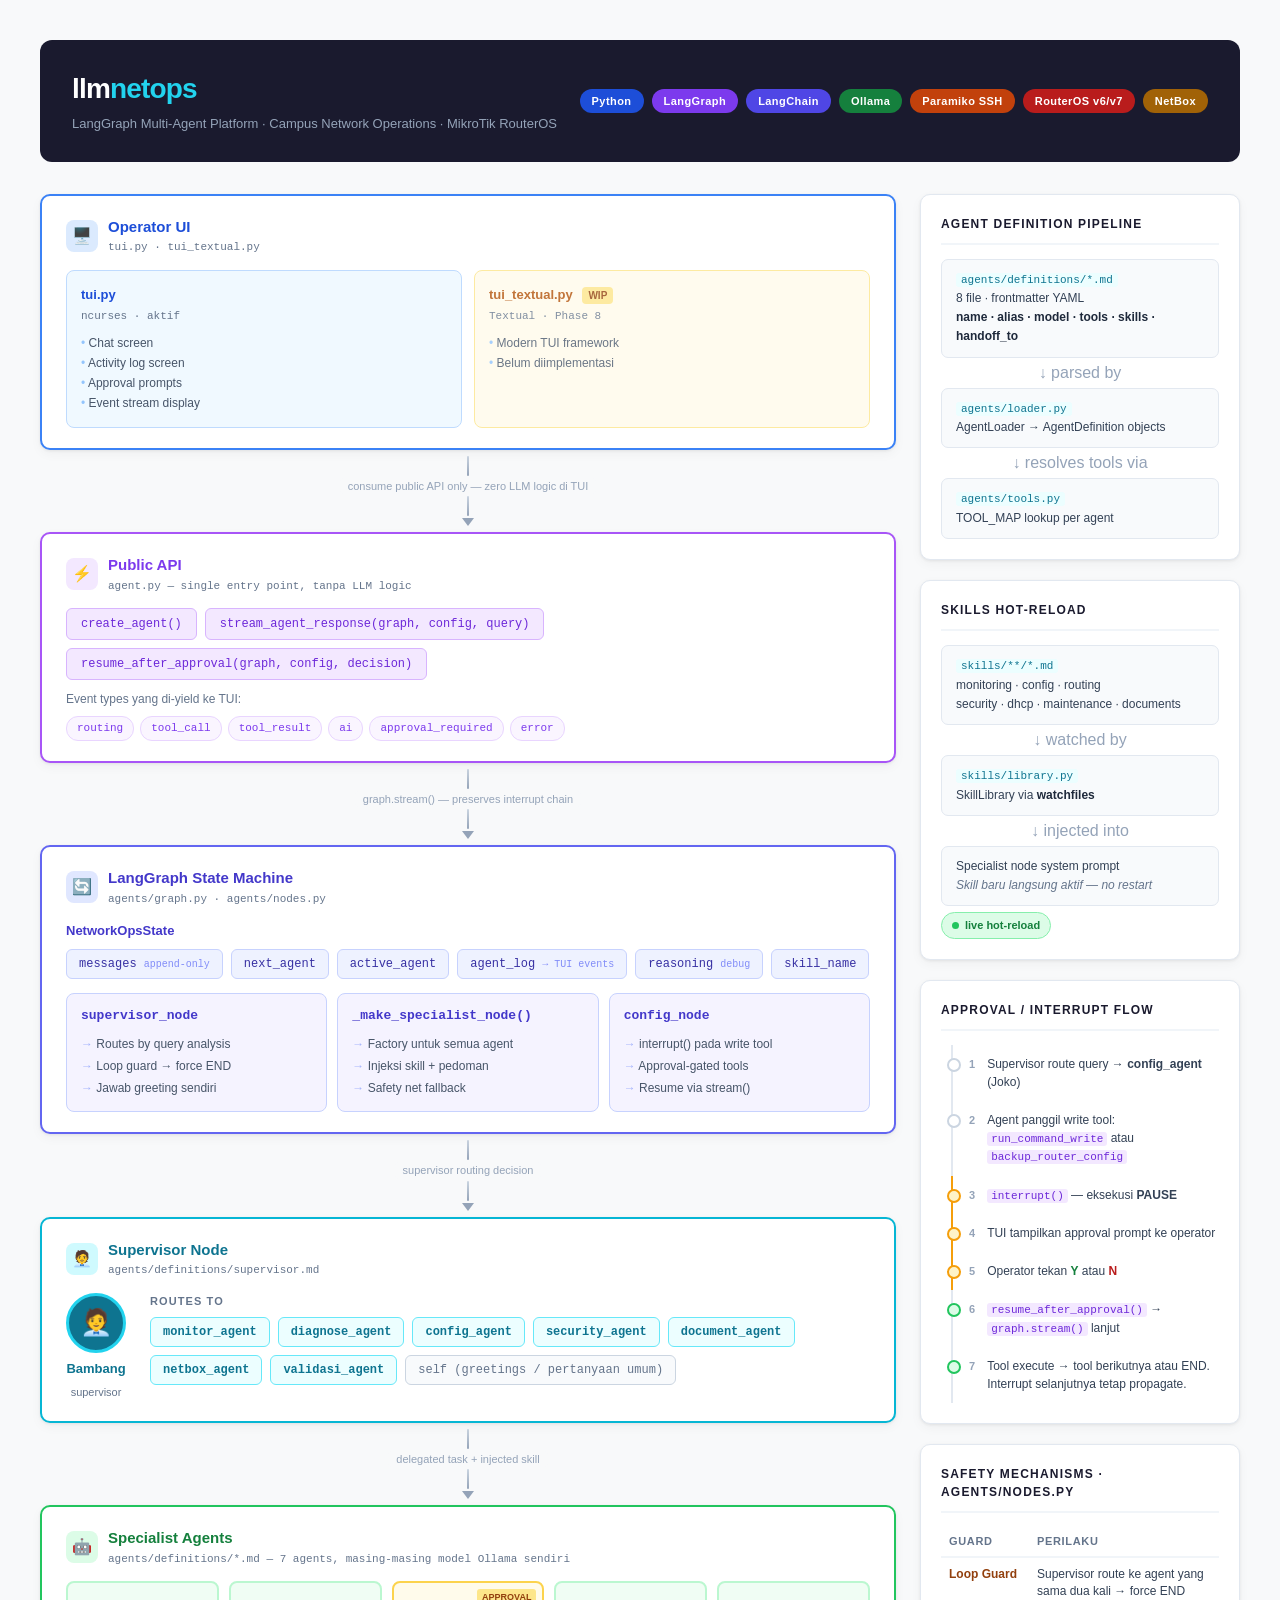
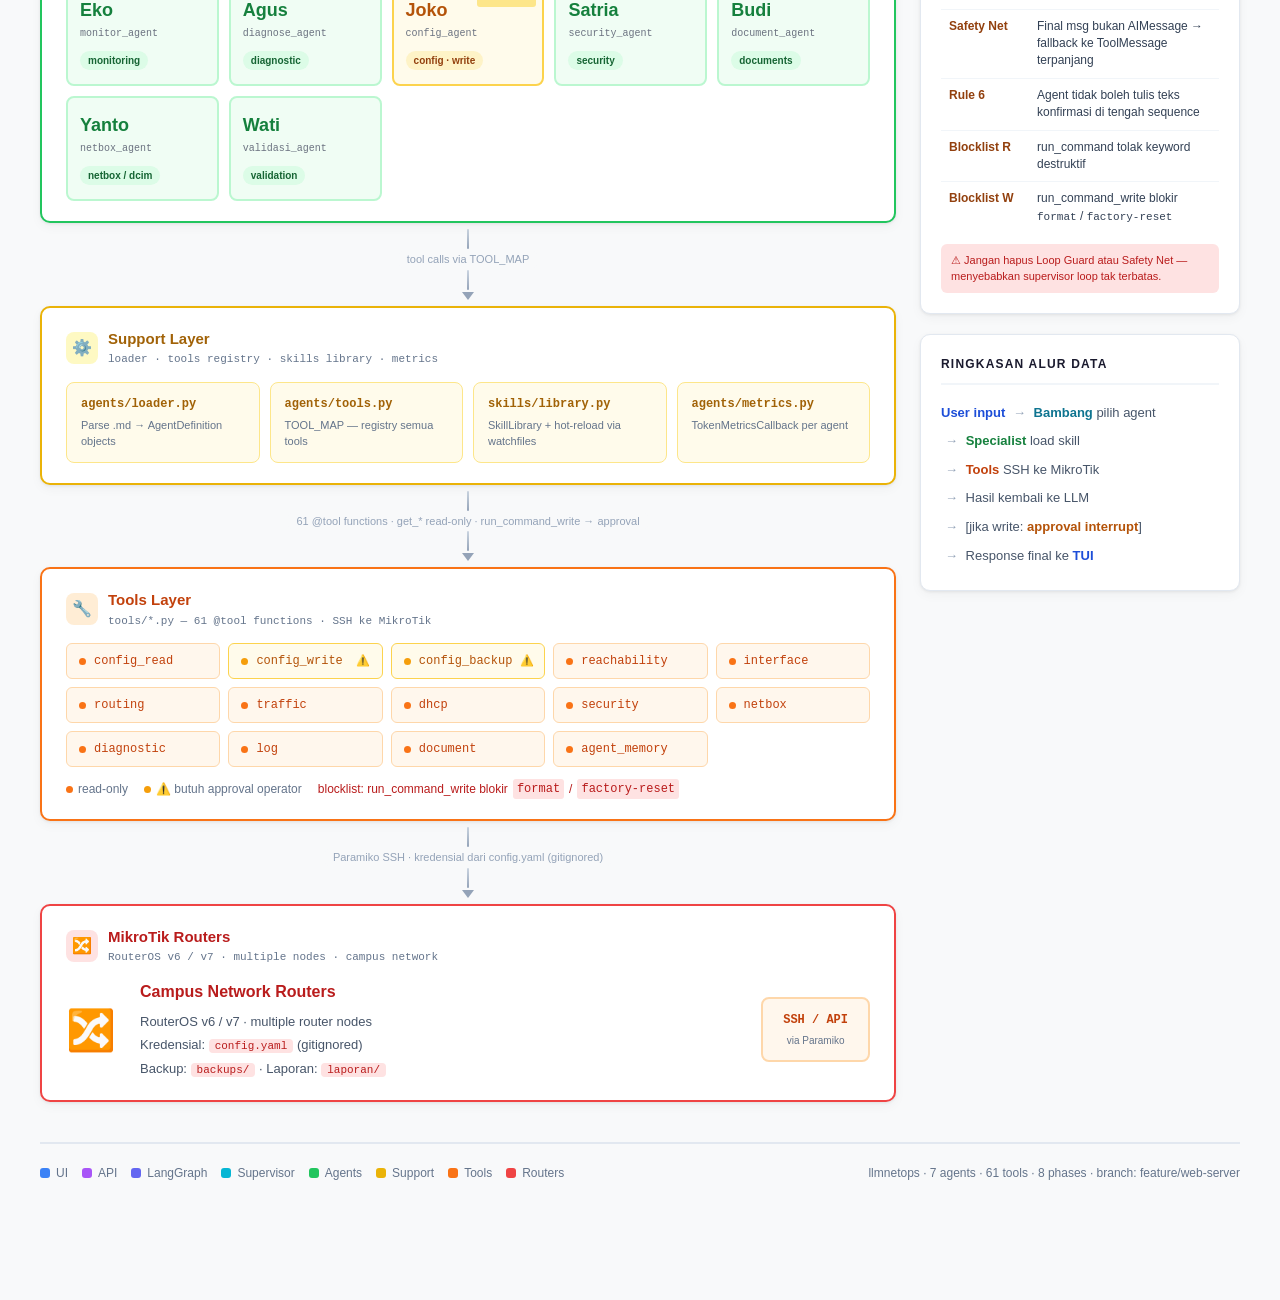
<file: docs/architecture.html>
<!DOCTYPE html>
<html lang="en">
<head>
<meta charset="UTF-8">
<meta name="viewport" content="width=device-width, initial-scale=1.0">
<title>llmnetops — System Architecture</title>
<style>
* { box-sizing: border-box; margin: 0; padding: 0; }

body {
  background: #f8f9fa;
  color: #1a1a2e;
  font-family: -apple-system, BlinkMacSystemFont, 'Segoe UI', sans-serif;
  font-size: 14px;
  line-height: 1.5;
  padding: 40px 32px 80px;
}

/* ── Page wrapper ── */
.page { max-width: 1200px; margin: 0 auto; }

/* ── Header ── */
header {
  background: #1a1a2e;
  color: #fff;
  border-radius: 12px;
  padding: 28px 32px;
  margin-bottom: 32px;
  display: flex;
  align-items: center;
  justify-content: space-between;
  flex-wrap: wrap;
  gap: 20px;
}
.header-left h1 {
  font-size: 28px;
  font-weight: 800;
  letter-spacing: -0.03em;
  margin-bottom: 4px;
}
.header-left h1 .accent { color: #22d3ee; }
.header-left p { font-size: 13px; color: #94a3b8; }
.badges { display: flex; flex-wrap: wrap; gap: 8px; }
.badge {
  font-size: 11px; font-weight: 600;
  padding: 4px 12px; border-radius: 20px;
  letter-spacing: 0.04em;
}
.b-py  { background: #1d4ed8; color: #fff; }
.b-lg  { background: #7c3aed; color: #fff; }
.b-lc  { background: #4f46e5; color: #fff; }
.b-ol  { background: #15803d; color: #fff; }
.b-ssh { background: #c2410c; color: #fff; }
.b-mt  { background: #b91c1c; color: #fff; }
.b-nb  { background: #a16207; color: #fff; }

/* ── Section title ── */
.section-title {
  font-size: 11px;
  font-weight: 700;
  letter-spacing: 0.12em;
  text-transform: uppercase;
  color: #64748b;
  margin-bottom: 16px;
}

/* ── Main 2-col layout ── */
.layout {
  display: grid;
  grid-template-columns: 1fr 320px;
  gap: 24px;
  align-items: start;
}
.col-main { display: flex; flex-direction: column; gap: 0; }
.col-side  { display: flex; flex-direction: column; gap: 20px; }

/* ── Generic card ── */
.card {
  background: #fff;
  border-radius: 10px;
  border: 2px solid transparent;
  padding: 20px 24px;
  box-shadow: 0 1px 3px rgba(0,0,0,0.07), 0 4px 12px rgba(0,0,0,0.04);
  position: relative;
}
.card-header {
  display: flex;
  align-items: center;
  gap: 10px;
  margin-bottom: 14px;
}
.card-icon {
  width: 32px; height: 32px; border-radius: 8px;
  display: flex; align-items: center; justify-content: center;
  font-size: 16px; flex-shrink: 0;
}
.card-title { font-size: 15px; font-weight: 700; }
.card-file   { font-size: 11px; color: #64748b; font-family: monospace; margin-top: 1px; }
.card-desc   { font-size: 13px; color: #475569; margin-bottom: 12px; }

/* Layer color themes */
.layer-ui     { border-color: #3b82f6; }
.layer-ui     .card-icon { background: #dbeafe; }
.layer-ui     .card-title { color: #1d4ed8; }

.layer-api    { border-color: #a855f7; }
.layer-api    .card-icon { background: #f3e8ff; }
.layer-api    .card-title { color: #7c3aed; }

.layer-graph  { border-color: #6366f1; }
.layer-graph  .card-icon { background: #e0e7ff; }
.layer-graph  .card-title { color: #4338ca; }

.layer-sup    { border-color: #06b6d4; }
.layer-sup    .card-icon { background: #cffafe; }
.layer-sup    .card-title { color: #0e7490; }

.layer-agent  { border-color: #22c55e; }
.layer-agent  .card-icon { background: #dcfce7; }
.layer-agent  .card-title { color: #15803d; }

.layer-support{ border-color: #eab308; }
.layer-support .card-icon { background: #fef9c3; }
.layer-support .card-title { color: #a16207; }

.layer-tools  { border-color: #f97316; }
.layer-tools  .card-icon { background: #ffedd5; }
.layer-tools  .card-title { color: #c2410c; }

.layer-router { border-color: #ef4444; }
.layer-router  .card-icon { background: #fee2e2; }
.layer-router  .card-title { color: #b91c1c; }

/* ── Arrow ── */
.arrow {
  display: flex;
  flex-direction: column;
  align-items: center;
  padding: 6px 0;
  gap: 2px;
  color: #94a3b8;
  font-size: 12px;
}
.arrow-line {
  width: 2px;
  height: 20px;
  background: linear-gradient(to bottom, #cbd5e1, #94a3b8);
  border-radius: 1px;
}
.arrow-tip {
  width: 0; height: 0;
  border-left: 6px solid transparent;
  border-right: 6px solid transparent;
  border-top: 8px solid #94a3b8;
}
.arrow-label {
  font-size: 11px;
  color: #94a3b8;
  background: #f8f9fa;
  padding: 0 8px;
  border-radius: 4px;
  white-space: nowrap;
}

/* ── UI sub-grid ── */
.ui-grid { display: grid; grid-template-columns: 1fr 1fr; gap: 12px; }
.ui-sub {
  border: 1.5px solid #bfdbfe;
  border-radius: 8px;
  padding: 14px;
  background: #f0f9ff;
}
.ui-sub.wip { border-color: #fde68a; background: #fffbeb; opacity: 0.8; }
.ui-sub-name { font-weight: 700; font-size: 13px; color: #1d4ed8; margin-bottom: 4px; }
.ui-sub.wip .ui-sub-name { color: #b45309; }
.ui-sub-file { font-size: 11px; font-family: monospace; color: #64748b; margin-bottom: 8px; }
.ui-sub ul { list-style: none; }
.ui-sub ul li { font-size: 12px; color: #475569; padding: 1px 0; }
.ui-sub ul li::before { content: '• '; color: #93c5fd; }
.wip-tag {
  display: inline-block;
  font-size: 10px; font-weight: 700;
  padding: 1px 6px; border-radius: 4px;
  background: #fde68a; color: #92400e;
  margin-left: 6px; vertical-align: middle;
}

/* ── API methods ── */
.api-methods { display: flex; flex-wrap: wrap; gap: 8px; margin-bottom: 10px; }
.api-fn {
  font-family: monospace;
  font-size: 12px;
  padding: 6px 14px;
  border-radius: 6px;
  background: #f3e8ff;
  border: 1.5px solid #d8b4fe;
  color: #6d28d9;
}
.event-types {
  display: flex; flex-wrap: wrap; gap: 6px;
  margin-top: 8px;
}
.event-pill {
  font-size: 11px; font-family: monospace;
  padding: 3px 10px; border-radius: 12px;
  background: #faf5ff; border: 1px solid #e9d5ff;
  color: #7c3aed;
}

/* ── State fields ── */
.state-row { display: flex; flex-wrap: wrap; gap: 8px; margin-top: 8px; }
.state-field {
  font-size: 12px; font-family: monospace;
  padding: 5px 12px; border-radius: 6px;
  background: #eef2ff; border: 1.5px solid #c7d2fe;
  color: #3730a3;
}
.state-field small { color: #818cf8; font-size: 10px; }

/* ── Nodes inside LangGraph ── */
.nodes-row { display: flex; gap: 10px; flex-wrap: wrap; margin-top: 14px; }
.node-box {
  flex: 1; min-width: 160px;
  border: 1.5px solid #c7d2fe;
  border-radius: 8px;
  padding: 12px 14px;
  background: #f5f3ff;
}
.node-box-name { font-weight: 700; font-size: 13px; color: #4338ca; margin-bottom: 8px; font-family: monospace; }
.node-box ul { list-style: none; }
.node-box ul li { font-size: 12px; color: #475569; padding: 2px 0; }
.node-box ul li::before { content: '→ '; color: #a5b4fc; }

/* ── Supervisor ── */
.sup-layout { display: flex; align-items: flex-start; gap: 24px; flex-wrap: wrap; }
.sup-avatar-block { display: flex; flex-direction: column; align-items: center; gap: 6px; }
.sup-avatar {
  width: 60px; height: 60px;
  border-radius: 50%;
  background: #0e7490;
  border: 3px solid #22d3ee;
  display: flex; align-items: center; justify-content: center;
  font-size: 26px;
}
.sup-name { font-weight: 700; font-size: 13px; color: #0e7490; }
.sup-role { font-size: 11px; color: #64748b; }
.sup-routes { flex: 1; }
.sup-routes-label { font-size: 11px; font-weight: 700; text-transform: uppercase; letter-spacing: 0.1em; color: #64748b; margin-bottom: 8px; }
.routes-wrap { display: flex; flex-wrap: wrap; gap: 8px; }
.route-chip {
  font-size: 12px; font-family: monospace;
  padding: 5px 12px; border-radius: 6px;
  background: #ecfeff; border: 1.5px solid #67e8f9;
  color: #0e7490; font-weight: 600;
}
.route-chip.self-route { background: #f8fafc; border-color: #cbd5e1; color: #64748b; font-weight: 400; }

/* ── Agent cards ── */
.agents-grid {
  display: grid;
  grid-template-columns: repeat(auto-fill, minmax(130px, 1fr));
  gap: 10px;
  margin-top: 14px;
}
.agent-card {
  border: 2px solid #bbf7d0;
  border-radius: 8px;
  padding: 14px 12px;
  background: #f0fdf4;
  position: relative;
  transition: box-shadow 0.15s;
}
.agent-card:hover { box-shadow: 0 4px 12px rgba(34,197,94,0.2); }
.agent-card.approval { border-color: #fcd34d; background: #fffbeb; }
.agent-card.approval:hover { box-shadow: 0 4px 12px rgba(245,158,11,0.2); }
.agent-alias { font-size: 18px; font-weight: 800; color: #15803d; margin-bottom: 2px; }
.agent-card.approval .agent-alias { color: #b45309; }
.agent-node { font-size: 10px; font-family: monospace; color: #6b7280; margin-bottom: 8px; }
.agent-domain {
  display: inline-block;
  font-size: 10px; font-weight: 600;
  padding: 2px 8px; border-radius: 10px;
  background: #dcfce7; color: #166534;
}
.agent-card.approval .agent-domain { background: #fef3c7; color: #92400e; }
.approval-tag {
  position: absolute; top: 6px; right: 6px;
  font-size: 9px; font-weight: 700;
  padding: 2px 5px; border-radius: 3px;
  background: #fde68a; color: #92400e;
}

/* ── Support layer ── */
.support-grid { display: grid; grid-template-columns: repeat(auto-fill, minmax(170px, 1fr)); gap: 10px; }
.support-item {
  border: 1.5px solid #fde68a;
  border-radius: 8px;
  padding: 12px 14px;
  background: #fffbeb;
}
.support-item-name { font-size: 12px; font-weight: 700; font-family: monospace; color: #a16207; margin-bottom: 4px; }
.support-item-desc { font-size: 11px; color: #64748b; }

/* ── Tools layer ── */
.tools-grid {
  display: grid;
  grid-template-columns: repeat(auto-fill, minmax(145px, 1fr));
  gap: 8px;
  margin-top: 14px;
}
.tool-pill {
  display: flex; align-items: center; gap: 8px;
  font-size: 12px; font-family: monospace;
  padding: 8px 12px; border-radius: 6px;
  background: #fff7ed; border: 1.5px solid #fed7aa;
  color: #c2410c;
}
.tool-pill.warn { border-color: #fcd34d; background: #fffbeb; color: #b45309; }
.tool-dot { width: 7px; height: 7px; border-radius: 50%; background: #f97316; flex-shrink: 0; }
.tool-pill.warn .tool-dot { background: #f59e0b; }
.tool-pill .warn-icon { font-size: 11px; margin-left: auto; }
.tools-legend { display: flex; gap: 16px; margin-top: 12px; font-size: 12px; color: #64748b; }
.tools-legend span { display: flex; align-items: center; gap: 5px; }

/* ── Router layer ── */
.router-layout { display: flex; align-items: center; gap: 24px; flex-wrap: wrap; }
.router-icon-big { font-size: 40px; }
.router-info-block { flex: 1; }
.router-name { font-size: 16px; font-weight: 700; color: #b91c1c; margin-bottom: 6px; }
.router-detail { font-size: 13px; color: #475569; line-height: 1.8; }
.router-detail code {
  font-family: monospace; font-size: 11px;
  background: #fee2e2; color: #b91c1c;
  padding: 1px 6px; border-radius: 4px;
}
.ssh-badge {
  display: flex; flex-direction: column; align-items: center; gap: 4px;
  padding: 12px 20px;
  background: #fff7ed; border: 2px solid #fed7aa;
  border-radius: 8px;
  font-size: 12px; color: #c2410c; font-weight: 700;
  font-family: monospace;
}
.ssh-badge small { font-size: 10px; color: #64748b; font-family: sans-serif; font-weight: 400; }

/* ── SIDE PANELS ── */
.side-card {
  background: #fff;
  border-radius: 10px;
  padding: 20px;
  box-shadow: 0 1px 3px rgba(0,0,0,0.07), 0 4px 12px rgba(0,0,0,0.04);
  border: 1.5px solid #e2e8f0;
}
.side-title {
  font-size: 12px; font-weight: 700;
  text-transform: uppercase; letter-spacing: 0.1em;
  color: #1a1a2e;
  margin-bottom: 14px;
  padding-bottom: 10px;
  border-bottom: 2px solid #f1f5f9;
}

/* Definition flow */
.def-step {
  padding: 10px 14px;
  border-radius: 7px;
  background: #f8fafc;
  border: 1.5px solid #e2e8f0;
  font-size: 12px;
  color: #334155;
  line-height: 1.6;
}
.def-step code { font-family: monospace; font-size: 11px; color: #0e7490; background: #ecfeff; padding: 1px 5px; border-radius: 3px; }
.def-step strong { color: #1e293b; }
.def-arrow-small {
  display: flex; align-items: center; justify-content: center;
  font-size: 16px; color: #94a3b8; padding: 3px 0;
}

/* Hotreload */
.hotreload-pill {
  display: inline-flex; align-items: center; gap: 6px;
  margin-top: 6px;
  font-size: 11px; font-weight: 600;
  padding: 4px 10px; border-radius: 20px;
  background: #dcfce7; color: #15803d;
  border: 1.5px solid #86efac;
}
.pulse-dot {
  width: 7px; height: 7px; border-radius: 50%;
  background: #22c55e;
  animation: glow 1.4s ease-in-out infinite;
}
@keyframes glow {
  0%, 100% { opacity: 1; box-shadow: 0 0 5px #22c55e; }
  50% { opacity: 0.3; box-shadow: none; }
}

/* Approval flow */
.flow-steps { display: flex; flex-direction: column; }
.flow-step {
  display: flex; gap: 12px;
  padding: 10px 0;
  border-left: 2px solid #e2e8f0;
  padding-left: 16px;
  margin-left: 10px;
  position: relative;
  font-size: 12px;
  color: #334155;
  line-height: 1.5;
}
.flow-step::before {
  content: '';
  position: absolute;
  left: -6px; top: 13px;
  width: 10px; height: 10px;
  border-radius: 50%;
  background: #fff;
  border: 2px solid #cbd5e1;
}
.flow-step.hl { border-left-color: #f59e0b; }
.flow-step.hl::before { border-color: #f59e0b; background: #fef3c7; }
.flow-step.ok::before { border-color: #22c55e; background: #dcfce7; }
.flow-step code { font-family: monospace; font-size: 11px; color: #6d28d9; background: #f3e8ff; padding: 1px 4px; border-radius: 3px; }
.step-num { font-weight: 700; color: #94a3b8; font-size: 11px; flex-shrink: 0; padding-top: 1px; }
.yn-y { color: #15803d; font-weight: 700; }
.yn-n { color: #b91c1c; font-weight: 700; }

/* Safety table */
.safety-tbl { width: 100%; border-collapse: collapse; }
.safety-tbl th {
  font-size: 11px; font-weight: 700; text-align: left;
  color: #64748b; padding: 6px 8px;
  border-bottom: 2px solid #f1f5f9;
  text-transform: uppercase; letter-spacing: 0.06em;
}
.safety-tbl td {
  font-size: 12px; color: #334155;
  padding: 8px 8px;
  border-bottom: 1px solid #f1f5f9;
  vertical-align: top;
  line-height: 1.45;
}
.safety-tbl tr:last-child td { border-bottom: none; }
.safety-tbl td:first-child { font-weight: 700; color: #92400e; white-space: nowrap; padding-right: 12px; }
.safety-tbl tr:hover td { background: #f8fafc; }
.safety-warn {
  margin-top: 10px;
  font-size: 11px; color: #b91c1c;
  background: #fee2e2; border-radius: 6px;
  padding: 8px 10px; line-height: 1.5;
}

/* Data flow summary */
.flow-summary { font-size: 13px; line-height: 2.2; color: #475569; }
.flow-summary .hl-ui    { color: #1d4ed8; font-weight: 700; }
.flow-summary .hl-sup   { color: #0e7490; font-weight: 700; }
.flow-summary .hl-agent { color: #15803d; font-weight: 700; }
.flow-summary .hl-tools { color: #c2410c; font-weight: 700; }
.flow-summary .hl-warn  { color: #b45309; font-weight: 700; }
.flow-arrow { color: #94a3b8; margin: 0 4px; }

/* ── Footer ── */
footer {
  margin-top: 40px;
  padding-top: 20px;
  border-top: 2px solid #e2e8f0;
  display: flex;
  align-items: center;
  justify-content: space-between;
  flex-wrap: wrap;
  gap: 12px;
  font-size: 12px;
  color: #64748b;
}
.legend { display: flex; flex-wrap: wrap; gap: 14px; }
.legend-item { display: flex; align-items: center; gap: 6px; }
.leg-dot { width: 10px; height: 10px; border-radius: 3px; }
</style>
</head>
<body>
<div class="page">

<!-- HEADER -->
<header>
  <div class="header-left">
    <h1>llm<span class="accent">netops</span></h1>
    <p>LangGraph Multi-Agent Platform · Campus Network Operations · MikroTik RouterOS</p>
  </div>
  <div class="badges">
    <span class="badge b-py">Python</span>
    <span class="badge b-lg">LangGraph</span>
    <span class="badge b-lc">LangChain</span>
    <span class="badge b-ol">Ollama</span>
    <span class="badge b-ssh">Paramiko SSH</span>
    <span class="badge b-mt">RouterOS v6/v7</span>
    <span class="badge b-nb">NetBox</span>
  </div>
</header>

<!-- 2-COLUMN LAYOUT -->
<div class="layout">

  <!-- LEFT: MAIN FLOW -->
  <div class="col-main">

    <!-- 1. UI LAYER -->
    <div class="card layer-ui">
      <div class="card-header">
        <div class="card-icon">🖥️</div>
        <div>
          <div class="card-title">Operator UI</div>
          <div class="card-file">tui.py · tui_textual.py</div>
        </div>
      </div>
      <div class="ui-grid">
        <div class="ui-sub">
          <div class="ui-sub-name">tui.py</div>
          <div class="ui-sub-file">ncurses · aktif</div>
          <ul>
            <li>Chat screen</li>
            <li>Activity log screen</li>
            <li>Approval prompts</li>
            <li>Event stream display</li>
          </ul>
        </div>
        <div class="ui-sub wip">
          <div class="ui-sub-name">tui_textual.py <span class="wip-tag">WIP</span></div>
          <div class="ui-sub-file">Textual · Phase 8</div>
          <ul>
            <li>Modern TUI framework</li>
            <li>Belum diimplementasi</li>
          </ul>
        </div>
      </div>
    </div>

    <div class="arrow">
      <div class="arrow-line"></div>
      <div class="arrow-label">consume public API only — zero LLM logic di TUI</div>
      <div class="arrow-line"></div>
      <div class="arrow-tip"></div>
    </div>

    <!-- 2. PUBLIC API -->
    <div class="card layer-api">
      <div class="card-header">
        <div class="card-icon">⚡</div>
        <div>
          <div class="card-title">Public API</div>
          <div class="card-file">agent.py — single entry point, tanpa LLM logic</div>
        </div>
      </div>
      <div class="api-methods">
        <div class="api-fn">create_agent()</div>
        <div class="api-fn">stream_agent_response(graph, config, query)</div>
        <div class="api-fn">resume_after_approval(graph, config, decision)</div>
      </div>
      <div style="font-size:12px;color:#64748b;margin-bottom:6px;">Event types yang di-yield ke TUI:</div>
      <div class="event-types">
        <span class="event-pill">routing</span>
        <span class="event-pill">tool_call</span>
        <span class="event-pill">tool_result</span>
        <span class="event-pill">ai</span>
        <span class="event-pill">approval_required</span>
        <span class="event-pill">error</span>
      </div>
    </div>

    <div class="arrow">
      <div class="arrow-line"></div>
      <div class="arrow-label">graph.stream() — preserves interrupt chain</div>
      <div class="arrow-line"></div>
      <div class="arrow-tip"></div>
    </div>

    <!-- 3. LANGGRAPH STATE MACHINE -->
    <div class="card layer-graph">
      <div class="card-header">
        <div class="card-icon">🔄</div>
        <div>
          <div class="card-title">LangGraph State Machine</div>
          <div class="card-file">agents/graph.py · agents/nodes.py</div>
        </div>
      </div>
      <div style="font-size:13px;color:#4338ca;font-weight:600;margin-bottom:6px;">NetworkOpsState</div>
      <div class="state-row">
        <div class="state-field">messages <small>append-only</small></div>
        <div class="state-field">next_agent</div>
        <div class="state-field">active_agent</div>
        <div class="state-field">agent_log <small>→ TUI events</small></div>
        <div class="state-field">reasoning <small>debug</small></div>
        <div class="state-field">skill_name</div>
      </div>
      <div class="nodes-row">
        <div class="node-box">
          <div class="node-box-name">supervisor_node</div>
          <ul>
            <li>Routes by query analysis</li>
            <li>Loop guard → force END</li>
            <li>Jawab greeting sendiri</li>
          </ul>
        </div>
        <div class="node-box">
          <div class="node-box-name">_make_specialist_node()</div>
          <ul>
            <li>Factory untuk semua agent</li>
            <li>Injeksi skill + pedoman</li>
            <li>Safety net fallback</li>
          </ul>
        </div>
        <div class="node-box">
          <div class="node-box-name">config_node</div>
          <ul>
            <li>interrupt() pada write tool</li>
            <li>Approval-gated tools</li>
            <li>Resume via stream()</li>
          </ul>
        </div>
      </div>
    </div>

    <div class="arrow">
      <div class="arrow-line"></div>
      <div class="arrow-label">supervisor routing decision</div>
      <div class="arrow-line"></div>
      <div class="arrow-tip"></div>
    </div>

    <!-- 4. SUPERVISOR -->
    <div class="card layer-sup">
      <div class="card-header">
        <div class="card-icon">🧑‍💼</div>
        <div>
          <div class="card-title">Supervisor Node</div>
          <div class="card-file">agents/definitions/supervisor.md</div>
        </div>
      </div>
      <div class="sup-layout">
        <div class="sup-avatar-block">
          <div class="sup-avatar">🧑‍💼</div>
          <div class="sup-name">Bambang</div>
          <div class="sup-role">supervisor</div>
        </div>
        <div class="sup-routes">
          <div class="sup-routes-label">Routes to</div>
          <div class="routes-wrap">
            <span class="route-chip">monitor_agent</span>
            <span class="route-chip">diagnose_agent</span>
            <span class="route-chip">config_agent</span>
            <span class="route-chip">security_agent</span>
            <span class="route-chip">document_agent</span>
            <span class="route-chip">netbox_agent</span>
            <span class="route-chip">validasi_agent</span>
            <span class="route-chip self-route">self (greetings / pertanyaan umum)</span>
          </div>
        </div>
      </div>
    </div>

    <div class="arrow">
      <div class="arrow-line"></div>
      <div class="arrow-label">delegated task + injected skill</div>
      <div class="arrow-line"></div>
      <div class="arrow-tip"></div>
    </div>

    <!-- 5. SPECIALIST AGENTS -->
    <div class="card layer-agent">
      <div class="card-header">
        <div class="card-icon">🤖</div>
        <div>
          <div class="card-title">Specialist Agents</div>
          <div class="card-file">agents/definitions/*.md — 7 agents, masing-masing model Ollama sendiri</div>
        </div>
      </div>
      <div class="agents-grid">
        <div class="agent-card">
          <div class="agent-alias">Eko</div>
          <div class="agent-node">monitor_agent</div>
          <span class="agent-domain">monitoring</span>
        </div>
        <div class="agent-card">
          <div class="agent-alias">Agus</div>
          <div class="agent-node">diagnose_agent</div>
          <span class="agent-domain">diagnostic</span>
        </div>
        <div class="agent-card approval">
          <div class="approval-tag">APPROVAL</div>
          <div class="agent-alias">Joko</div>
          <div class="agent-node">config_agent</div>
          <span class="agent-domain">config · write</span>
        </div>
        <div class="agent-card">
          <div class="agent-alias">Satria</div>
          <div class="agent-node">security_agent</div>
          <span class="agent-domain">security</span>
        </div>
        <div class="agent-card">
          <div class="agent-alias">Budi</div>
          <div class="agent-node">document_agent</div>
          <span class="agent-domain">documents</span>
        </div>
        <div class="agent-card">
          <div class="agent-alias">Yanto</div>
          <div class="agent-node">netbox_agent</div>
          <span class="agent-domain">netbox / dcim</span>
        </div>
        <div class="agent-card">
          <div class="agent-alias">Wati</div>
          <div class="agent-node">validasi_agent</div>
          <span class="agent-domain">validation</span>
        </div>
      </div>
    </div>

    <div class="arrow">
      <div class="arrow-line"></div>
      <div class="arrow-label">tool calls via TOOL_MAP</div>
      <div class="arrow-line"></div>
      <div class="arrow-tip"></div>
    </div>

    <!-- 6. SUPPORT LAYER -->
    <div class="card layer-support">
      <div class="card-header">
        <div class="card-icon">⚙️</div>
        <div>
          <div class="card-title">Support Layer</div>
          <div class="card-file">loader · tools registry · skills library · metrics</div>
        </div>
      </div>
      <div class="support-grid">
        <div class="support-item">
          <div class="support-item-name">agents/loader.py</div>
          <div class="support-item-desc">Parse .md → AgentDefinition objects</div>
        </div>
        <div class="support-item">
          <div class="support-item-name">agents/tools.py</div>
          <div class="support-item-desc">TOOL_MAP — registry semua tools</div>
        </div>
        <div class="support-item">
          <div class="support-item-name">skills/library.py</div>
          <div class="support-item-desc">SkillLibrary + hot-reload via watchfiles</div>
        </div>
        <div class="support-item">
          <div class="support-item-name">agents/metrics.py</div>
          <div class="support-item-desc">TokenMetricsCallback per agent</div>
        </div>
      </div>
    </div>

    <div class="arrow">
      <div class="arrow-line"></div>
      <div class="arrow-label">61 @tool functions · get_* read-only · run_command_write → approval</div>
      <div class="arrow-line"></div>
      <div class="arrow-tip"></div>
    </div>

    <!-- 7. TOOLS LAYER -->
    <div class="card layer-tools">
      <div class="card-header">
        <div class="card-icon">🔧</div>
        <div>
          <div class="card-title">Tools Layer</div>
          <div class="card-file">tools/*.py — 61 @tool functions · SSH ke MikroTik</div>
        </div>
      </div>
      <div class="tools-grid">
        <div class="tool-pill"><span class="tool-dot"></span>config_read</div>
        <div class="tool-pill warn"><span class="tool-dot"></span>config_write <span class="warn-icon">⚠️</span></div>
        <div class="tool-pill warn"><span class="tool-dot"></span>config_backup <span class="warn-icon">⚠️</span></div>
        <div class="tool-pill"><span class="tool-dot"></span>reachability</div>
        <div class="tool-pill"><span class="tool-dot"></span>interface</div>
        <div class="tool-pill"><span class="tool-dot"></span>routing</div>
        <div class="tool-pill"><span class="tool-dot"></span>traffic</div>
        <div class="tool-pill"><span class="tool-dot"></span>dhcp</div>
        <div class="tool-pill"><span class="tool-dot"></span>security</div>
        <div class="tool-pill"><span class="tool-dot"></span>netbox</div>
        <div class="tool-pill"><span class="tool-dot"></span>diagnostic</div>
        <div class="tool-pill"><span class="tool-dot"></span>log</div>
        <div class="tool-pill"><span class="tool-dot"></span>document</div>
        <div class="tool-pill"><span class="tool-dot"></span>agent_memory</div>
      </div>
      <div class="tools-legend">
        <span><span class="tool-dot" style="display:inline-block;width:7px;height:7px;border-radius:50%;background:#f97316;"></span> read-only</span>
        <span><span class="tool-dot" style="display:inline-block;width:7px;height:7px;border-radius:50%;background:#f59e0b;"></span> ⚠️ butuh approval operator</span>
        <span style="color:#b91c1c;">blocklist: run_command_write blokir <code style="font-family:monospace;background:#fee2e2;padding:1px 4px;border-radius:3px;">format</code> / <code style="font-family:monospace;background:#fee2e2;padding:1px 4px;border-radius:3px;">factory-reset</code></span>
      </div>
    </div>

    <div class="arrow">
      <div class="arrow-line"></div>
      <div class="arrow-label">Paramiko SSH · kredensial dari config.yaml (gitignored)</div>
      <div class="arrow-line"></div>
      <div class="arrow-tip"></div>
    </div>

    <!-- 8. ROUTERS -->
    <div class="card layer-router">
      <div class="card-header">
        <div class="card-icon">🔀</div>
        <div>
          <div class="card-title">MikroTik Routers</div>
          <div class="card-file">RouterOS v6 / v7 · multiple nodes · campus network</div>
        </div>
      </div>
      <div class="router-layout">
        <div class="router-icon-big">🔀</div>
        <div class="router-info-block">
          <div class="router-name">Campus Network Routers</div>
          <div class="router-detail">
            RouterOS v6 / v7 · multiple router nodes<br>
            Kredensial: <code>config.yaml</code> (gitignored)<br>
            Backup: <code>backups/</code> · Laporan: <code>laporan/</code>
          </div>
        </div>
        <div class="ssh-badge">
          SSH / API
          <small>via Paramiko</small>
        </div>
      </div>
    </div>

  </div><!-- /col-main -->

  <!-- RIGHT: SIDE PANELS -->
  <div class="col-side">

    <!-- Agent Definition Pipeline -->
    <div class="side-card">
      <div class="side-title">Agent Definition Pipeline</div>
      <div class="def-step">
        <code>agents/definitions/*.md</code><br>
        8 file · frontmatter YAML<br>
        <strong>name · alias · model · tools · skills · handoff_to</strong>
      </div>
      <div class="def-arrow-small">↓ parsed by</div>
      <div class="def-step">
        <code>agents/loader.py</code><br>
        AgentLoader → AgentDefinition objects
      </div>
      <div class="def-arrow-small">↓ resolves tools via</div>
      <div class="def-step">
        <code>agents/tools.py</code><br>
        TOOL_MAP lookup per agent
      </div>
    </div>

    <!-- Skills Hot-Reload -->
    <div class="side-card">
      <div class="side-title">Skills Hot-Reload</div>
      <div class="def-step">
        <code>skills/**/*.md</code><br>
        monitoring · config · routing<br>
        security · dhcp · maintenance · documents
      </div>
      <div class="def-arrow-small">↓ watched by</div>
      <div class="def-step">
        <code>skills/library.py</code><br>
        SkillLibrary via <strong>watchfiles</strong>
      </div>
      <div class="def-arrow-small">↓ injected into</div>
      <div class="def-step">
        Specialist node system prompt<br>
        <em style="color:#64748b;">Skill baru langsung aktif — no restart</em>
      </div>
      <div>
        <div class="hotreload-pill">
          <div class="pulse-dot"></div>
          live hot-reload
        </div>
      </div>
    </div>

    <!-- Approval / Interrupt Flow -->
    <div class="side-card">
      <div class="side-title">Approval / Interrupt Flow</div>
      <div class="flow-steps">
        <div class="flow-step">
          <span class="step-num">1</span>
          <span>Supervisor route query → <strong>config_agent</strong> (Joko)</span>
        </div>
        <div class="flow-step">
          <span class="step-num">2</span>
          <span>Agent panggil write tool: <code>run_command_write</code> atau <code>backup_router_config</code></span>
        </div>
        <div class="flow-step hl">
          <span class="step-num">3</span>
          <span><code>interrupt()</code> — eksekusi <strong>PAUSE</strong></span>
        </div>
        <div class="flow-step hl">
          <span class="step-num">4</span>
          <span>TUI tampilkan approval prompt ke operator</span>
        </div>
        <div class="flow-step hl">
          <span class="step-num">5</span>
          <span>Operator tekan <span class="yn-y">Y</span> atau <span class="yn-n">N</span></span>
        </div>
        <div class="flow-step ok">
          <span class="step-num">6</span>
          <span><code>resume_after_approval()</code> → <code>graph.stream()</code> lanjut</span>
        </div>
        <div class="flow-step ok">
          <span class="step-num">7</span>
          <span>Tool execute → tool berikutnya atau END. Interrupt selanjutnya tetap propagate.</span>
        </div>
      </div>
    </div>

    <!-- Safety Mechanisms -->
    <div class="side-card">
      <div class="side-title">Safety Mechanisms · agents/nodes.py</div>
      <table class="safety-tbl">
        <thead>
          <tr><th>Guard</th><th>Perilaku</th></tr>
        </thead>
        <tbody>
          <tr>
            <td>Loop Guard</td>
            <td>Supervisor route ke agent yang sama dua kali → force END</td>
          </tr>
          <tr>
            <td>Safety Net</td>
            <td>Final msg bukan AIMessage → fallback ke ToolMessage terpanjang</td>
          </tr>
          <tr>
            <td>Rule 6</td>
            <td>Agent tidak boleh tulis teks konfirmasi di tengah sequence</td>
          </tr>
          <tr>
            <td>Blocklist R</td>
            <td>run_command tolak keyword destruktif</td>
          </tr>
          <tr>
            <td>Blocklist W</td>
            <td>run_command_write blokir <code style="font-family:monospace;font-size:11px;">format</code> / <code style="font-family:monospace;font-size:11px;">factory-reset</code></td>
          </tr>
        </tbody>
      </table>
      <div class="safety-warn">
        ⚠ Jangan hapus Loop Guard atau Safety Net — menyebabkan supervisor loop tak terbatas.
      </div>
    </div>

    <!-- Data Flow Summary -->
    <div class="side-card">
      <div class="side-title">Ringkasan Alur Data</div>
      <div class="flow-summary">
        <span class="hl-ui">User input</span>
        <span class="flow-arrow">→</span>
        <span class="hl-sup">Bambang</span> pilih agent<br>
        <span class="flow-arrow">→</span>
        <span class="hl-agent">Specialist</span> load skill<br>
        <span class="flow-arrow">→</span>
        <span class="hl-tools">Tools</span> SSH ke MikroTik<br>
        <span class="flow-arrow">→</span>
        Hasil kembali ke LLM<br>
        <span class="flow-arrow">→</span>
        [jika write: <span class="hl-warn">approval interrupt</span>]<br>
        <span class="flow-arrow">→</span>
        Response final ke <span class="hl-ui">TUI</span>
      </div>
    </div>

  </div><!-- /col-side -->

</div><!-- /layout -->

<!-- FOOTER -->
<footer>
  <div class="legend">
    <div class="legend-item"><div class="leg-dot" style="background:#3b82f6;"></div> UI</div>
    <div class="legend-item"><div class="leg-dot" style="background:#a855f7;"></div> API</div>
    <div class="legend-item"><div class="leg-dot" style="background:#6366f1;"></div> LangGraph</div>
    <div class="legend-item"><div class="leg-dot" style="background:#06b6d4;"></div> Supervisor</div>
    <div class="legend-item"><div class="leg-dot" style="background:#22c55e;"></div> Agents</div>
    <div class="legend-item"><div class="leg-dot" style="background:#eab308;"></div> Support</div>
    <div class="legend-item"><div class="leg-dot" style="background:#f97316;"></div> Tools</div>
    <div class="legend-item"><div class="leg-dot" style="background:#ef4444;"></div> Routers</div>
  </div>
  <div>llmnetops · 7 agents · 61 tools · 8 phases · branch: feature/web-server</div>
</footer>

</div><!-- /page -->
</body>
</html>
</file>
